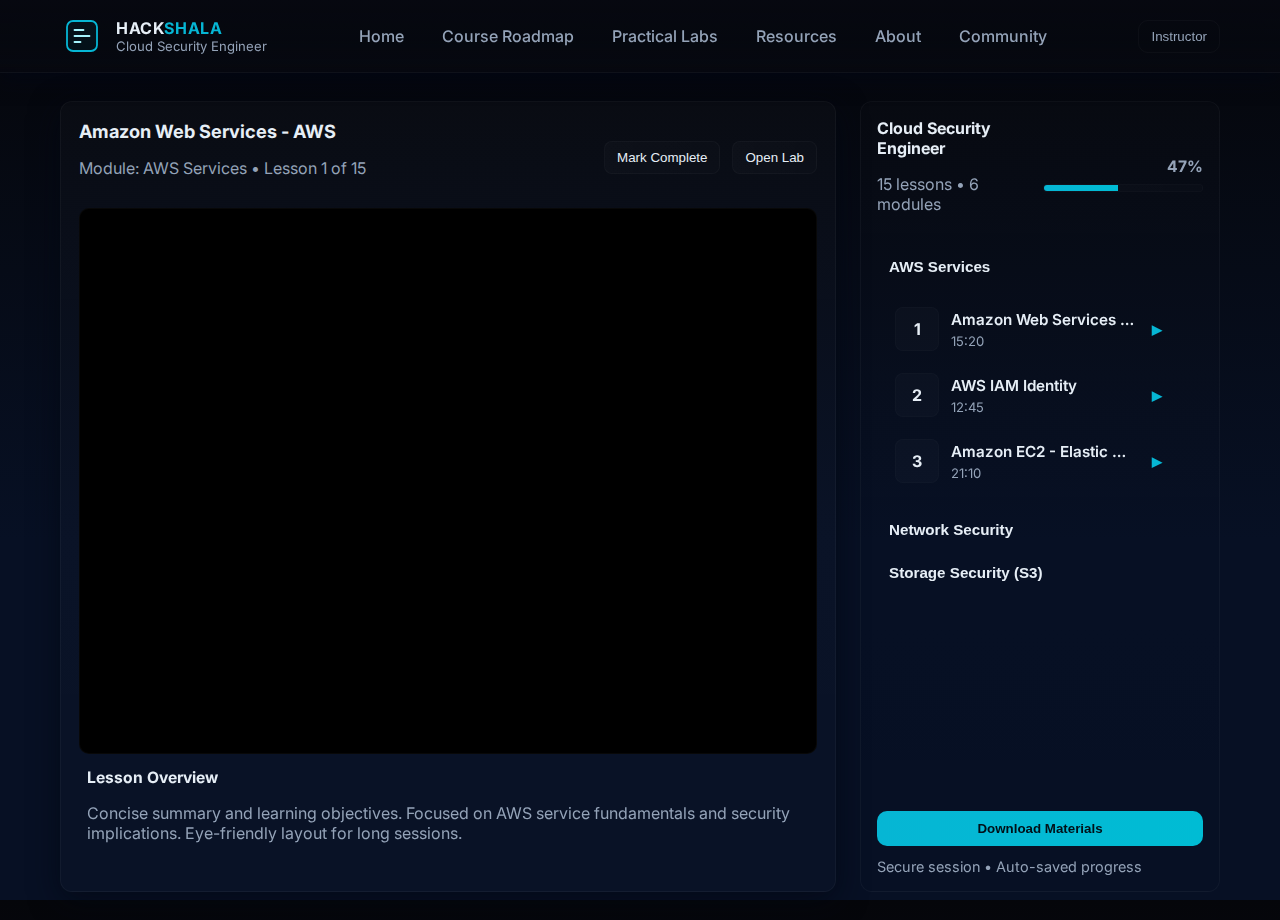
<file: cloud-dashboard.html>
<!doctype html>
<html lang="en">
<head>
  <meta charset="utf-8" />
  <meta name="viewport" content="width=device-width,initial-scale=1" />
  <title>Cloud Security Engineer — Learning Dashboard</title>
  <link rel="preconnect" href="https://fonts.googleapis.com">
  <link rel="preconnect" href="https://fonts.gstatic.com" crossorigin>
  <link href="https://fonts.googleapis.com/css2?family=Inter:wght@300;400;600;700;800&display=swap" rel="stylesheet">
  <link rel="stylesheet" href="css/cloud-dashboard.css">
</head>
<body class="dashboard-page">
  <header class="topbar">
    <div class="container">
      <div class="brand">
        <div class="logo">
          <svg width="36" height="36" viewBox="0 0 24 24" fill="none" aria-hidden="true"><rect x="2" y="2" width="20" height="20" rx="4" stroke="#06b6d4" stroke-width="1.2" fill="rgba(6,182,212,0.06)"/><path d="M7 12h10M7 8h6M7 16h4" stroke="#a5f3fc" stroke-width="1.2" stroke-linecap="round" stroke-linejoin="round"/></svg>
        </div>
        <div class="brand-text">
          <span class="brand-title">HACK<span class="accent">SHALA</span></span>
          <span class="brand-sub">Cloud Security Engineer</span>
        </div>
      </div>

      <nav class="main-nav" aria-label="Main navigation">
        <a href="index.html">Home</a>
        <a href="roadmap.html">Course Roadmap</a>
        <a href="labs.html">Practical Labs</a>
        <a href="resources.html">Resources</a>
        <a href="about.html">About</a>
        <a href="community.html">Community</a>
      </nav>

      <div class="actions">
        <button class="btn btn-ghost" id="profileBtn">Instructor</button>
      </div>
    </div>
  </header>

  <main class="layout container">
    <section class="player-area">
      <div class="player-wrap">
        <div class="player-header">
          <div>
            <h1 class="player-title">Amazon Web Services - AWS</h1>
            <p class="muted">Module: AWS Services • Lesson 1 of 15</p>
          </div>
          <div class="player-actions">
            <button class="btn btn-sm">Mark Complete</button>
            <button class="btn btn-ghost">Open Lab</button>
          </div>
        </div>

        <div class="player-frame">
          <iframe id="coursePlayer" src="https://www.youtube.com/embed/7RlkluG6W58?rel=0" title="YouTube video player" frameborder="0" allowfullscreen allow="accelerometer; autoplay; clipboard-write; encrypted-media; gyroscope; picture-in-picture"></iframe>
        </div>

        <div class="player-footer">
          <div class="lesson-summary">
            <h3>Lesson Overview</h3>
            <p>Concise summary and learning objectives. Focused on AWS service fundamentals and security implications. Eye-friendly layout for long sessions.</p>
          </div>
        </div>
      </div>
    </section>

    <aside class="sidebar">
      <div class="sidebar-card">
        <div class="course-header">
          <div>
            <h2>Cloud Security Engineer</h2>
            <p class="muted">15 lessons • 6 modules</p>
          </div>
          <div class="progress">
            <div class="progress-text"><strong id="progressPercent">47%</strong></div>
            <div class="progress-bar" aria-hidden>
              <div id="progressFill" class="progress-fill" style="width:47%"></div>
            </div>
          </div>
        </div>

        <div class="lesson-list" id="lessonList">
          <!-- Sections will be rendered by JS -->

          <div class="section" data-section="AWS Services">
            <button class="section-toggle" aria-expanded="true">AWS Services</button>
            <div class="section-body">
              <div class="lesson" data-video="7RlkluG6W58">
                <div class="lesson-meta">
                  <div class="lesson-number">1</div>
                  <div class="lesson-info">
                    <div class="lesson-title">Amazon Web Services - AWS</div>
                    <div class="lesson-duration">15:20</div>
                  </div>
                  <button class="lesson-play" aria-label="Play lesson">▶</button>
                </div>
              </div>

              <div class="lesson" data-video="MDM8AraFgUE">
                <div class="lesson-meta">
                  <div class="lesson-number">2</div>
                  <div class="lesson-info">
                    <div class="lesson-title">AWS IAM Identity</div>
                    <div class="lesson-duration">12:45</div>
                  </div>
                  <button class="lesson-play" aria-label="Play lesson">▶</button>
                </div>
              </div>

              <div class="lesson" data-video="-FKQwXtrSSQ">
                <div class="lesson-meta">
                  <div class="lesson-number">3</div>
                  <div class="lesson-info">
                    <div class="lesson-title">Amazon EC2 - Elastic Cloud Server & Hosting</div>
                    <div class="lesson-duration">21:10</div>
                  </div>
                  <button class="lesson-play" aria-label="Play lesson">▶</button>
                </div>
              </div>

            </div>
          </div>

          <div class="section" data-section="Network Security">
            <button class="section-toggle" aria-expanded="false">Network Security</button>
            <div class="section-body">
              <div class="lesson" data-video="DKGLlTniH9U">
                <div class="lesson-meta">
                  <div class="lesson-number">4</div>
                  <div class="lesson-info">
                    <div class="lesson-title">Security Groups & Network ACLs</div>
                    <div class="lesson-duration">18:30</div>
                  </div>
                  <button class="lesson-play" aria-label="Play lesson">▶</button>
                </div>
              </div>

              <div class="lesson" data-video="6IaRNRonPLg">
                <div class="lesson-meta">
                  <div class="lesson-number">5</div>
                  <div class="lesson-info">
                    <div class="lesson-title">Security Groups in AWS (Deep Dive)</div>
                    <div class="lesson-duration">16:15</div>
                  </div>
                  <button class="lesson-play" aria-label="Play lesson">▶</button>
                </div>
              </div>
            </div>
          </div>

          <div class="section" data-section="Storage Security">
            <button class="section-toggle" aria-expanded="false">Storage Security (S3)</button>
            <div class="section-body">
              <div class="lesson" data-video="d8A8JmAImc4">
                <div class="lesson-meta">
                  <div class="lesson-number">6</div>
                  <div class="lesson-info">
                    <div class="lesson-title">AWS S3 — Simple Storage Service</div>
                    <div class="lesson-duration">26:40</div>
                  </div>
                  <button class="lesson-play" aria-label="Play lesson">▶</button>
                </div>
              </div>
            </div>
          </div>

        </div>

        <div class="sidebar-footer">
          <button class="btn btn-block">Download Materials</button>
          <div class="muted" style="margin-top:12px; font-size:0.9rem">Secure session • Auto-saved progress</div>
        </div>
      </div>
    </aside>
  </main>

  <script src="js/cloud-dashboard.js"></script>
</body>
</html>
</file>
<file: css/cloud-dashboard.css>
/* Cloud Security Engineer — Dashboard UI
   Dark, professional, enterprise-grade design
   Font: Inter
*/
:root{
  --bg:#05060a; /* deep black */
  --bg-elev:#0b1220; /* dark navy */
  --panel:#0f1724; /* panel */
  --accent:#06b6d4; /* teal/cyan */
  --accent-2:#00bcd4;
  --muted:#94a3b8;
  --text:#e6eef6;
  --border: rgba(255,255,255,0.04);
  --glass: rgba(255,255,255,0.02);
}

*{box-sizing:border-box}
html,body{height:100%}
body.dashboard-page{
  font-family: 'Inter', system-ui, -apple-system, 'Segoe UI', Roboto, 'Helvetica Neue', Arial;
  background: linear-gradient(180deg, var(--bg), #071024 60%);
  color:var(--text);
  margin:0;
  -webkit-font-smoothing:antialiased; -moz-osx-font-smoothing:grayscale;
}
.container{max-width:1200px;margin:0 auto;padding:0 20px}

/* Header */
.topbar{position:sticky;top:0;z-index:40;background:linear-gradient(180deg, rgba(7,10,20,0.6), rgba(7,10,20,0.3));backdrop-filter: blur(6px);border-bottom:1px solid var(--border);box-shadow:0 6px 18px rgba(2,6,23,0.6)}
.topbar .container{display:flex;align-items:center;justify-content:space-between;height:72px}
.brand{display:flex;align-items:center;gap:12px}
.brand .logo{width:44px;height:44px;display:flex;align-items:center;justify-content:center}
.brand-title{font-weight:700;letter-spacing:0.6px}
.brand .accent{color:var(--accent)}
.brand-sub{font-size:0.82rem;color:var(--muted);display:block}

.main-nav{display:flex;gap:18px;align-items:center}
.main-nav a{color:var(--muted);text-decoration:none;font-weight:500;padding:8px 10px;border-radius:8px}
.main-nav a:hover{color:var(--text);background:var(--glass)}

.actions .btn{background:none;border:1px solid rgba(255,255,255,0.03);color:var(--muted);padding:8px 12px;border-radius:10px}

/* Layout */
.layout{display:grid;grid-template-columns:1fr 360px;gap:24px;padding:28px 20px}

/* Player area */
.player-wrap{background:linear-gradient(180deg, rgba(255,255,255,0.02), rgba(255,255,255,0.01));border-radius:12px;padding:18px;border:1px solid var(--border);box-shadow: 0 8px 30px rgba(3,7,18,0.7)}
.player-header{display:flex;justify-content:space-between;align-items:center;margin-bottom:14px}
.player-title{font-size:1.14rem;margin:0}
.player-header .muted{color:var(--muted)}
.player-actions .btn{background:linear-gradient(90deg, rgba(255,255,255,0.02), rgba(255,255,255,0.01));border:1px solid rgba(255,255,255,0.03);color:var(--text);padding:8px 12px;border-radius:8px;margin-left:8px}

.player-frame{background:#000;border-radius:10px;overflow:hidden;border:1px solid rgba(255,255,255,0.03)}
.player-frame iframe{width:100%;height:60vh;border:0}

.player-footer{padding:14px 8px;color:var(--muted)}
.player-footer h3{margin:0 0 8px 0;color:var(--text);font-size:0.98rem}

/* Sidebar */
.sidebar .sidebar-card{background:linear-gradient(180deg, rgba(255,255,255,0.01), transparent);border-radius:12px;padding:16px;border:1px solid var(--border);height:100%;display:flex;flex-direction:column}
.course-header{display:flex;align-items:center;justify-content:space-between;margin-bottom:12px}
.course-header h2{margin:0;font-size:1rem}
.course-header .muted{color:var(--muted)}

.progress{min-width:160px}
.progress-text{font-size:0.98rem;color:var(--muted);text-align:right}
.progress-bar{height:8px;background: linear-gradient(90deg, rgba(255,255,255,0.02), rgba(255,255,255,0.01));border-radius:999px;margin-top:8px;overflow:hidden;border:1px solid rgba(255,255,255,0.02)}
.progress-fill{height:100%;background:linear-gradient(90deg,var(--accent),var(--accent-2));}

.lesson-list{overflow:auto;padding-right:6px}

.section{margin-top:6px}
.section-toggle{width:100%;text-align:left;padding:10px 12px;border-radius:8px;background:transparent;border:none;color:var(--text);font-weight:600;display:flex;align-items:center;justify-content:space-between;font-size:0.95rem}
.section-toggle:hover{background:var(--glass)}
.section-body{max-height:0;overflow:hidden;transition:max-height 260ms cubic-bezier(.2,.9,.2,1),opacity 220ms;opacity:0}
.section[open] .section-body{opacity:1}

.section[open] .section-body{max-height:1000px;padding:8px 6px}

.lesson{padding:8px;border-radius:8px;margin:6px 4px;display:flex;align-items:center}
.lesson-meta{display:flex;align-items:center;width:100%}
.lesson-number{width:44px;height:44px;background:rgba(255,255,255,0.02);border-radius:8px;display:flex;align-items:center;justify-content:center;font-weight:700;margin-right:12px;border:1px solid rgba(255,255,255,0.02)}
.lesson-info{flex:1;min-width:0}
.lesson-title{font-weight:600;color:var(--text);font-size:0.95rem;white-space:nowrap;overflow:hidden;text-overflow:ellipsis}
.lesson-duration{color:var(--muted);font-size:0.82rem;margin-top:4px}
.lesson-play{background:transparent;border:none;color:var(--accent);font-weight:700;min-width:44px;display:flex;align-items:center;justify-content:center}

.lesson:hover{background:rgba(255,255,255,0.015);transform:translateY(-2px)}
.lesson.active{background:linear-gradient(90deg, rgba(6,182,212,0.06), rgba(0,188,212,0.02));border-left:3px solid var(--accent)}

.sidebar-footer{margin-top:auto}
.btn-block{width:100%;padding:10px;border-radius:10px;background:linear-gradient(90deg,var(--accent),var(--accent-2));border:none;color:#021018;font-weight:700}

.muted{color:var(--muted)}

/* Custom scrollbar */
.lesson-list::-webkit-scrollbar{width:10px}
.lesson-list::-webkit-scrollbar-track{background:transparent}
.lesson-list::-webkit-scrollbar-thumb{background:linear-gradient(180deg, rgba(255,255,255,0.02), rgba(255,255,255,0.04));border-radius:8px;border:1px solid rgba(255,255,255,0.02)}

/* Responsive */
@media (max-width: 1024px){
  .layout{grid-template-columns:1fr;gap:12px;padding:16px}
  .player-frame iframe{height:48vh}
  .sidebar{order:2}
}

@media (max-width:720px){
  .main-nav{display:none}
  .topbar .container{justify-content:space-between}
}
</file>
